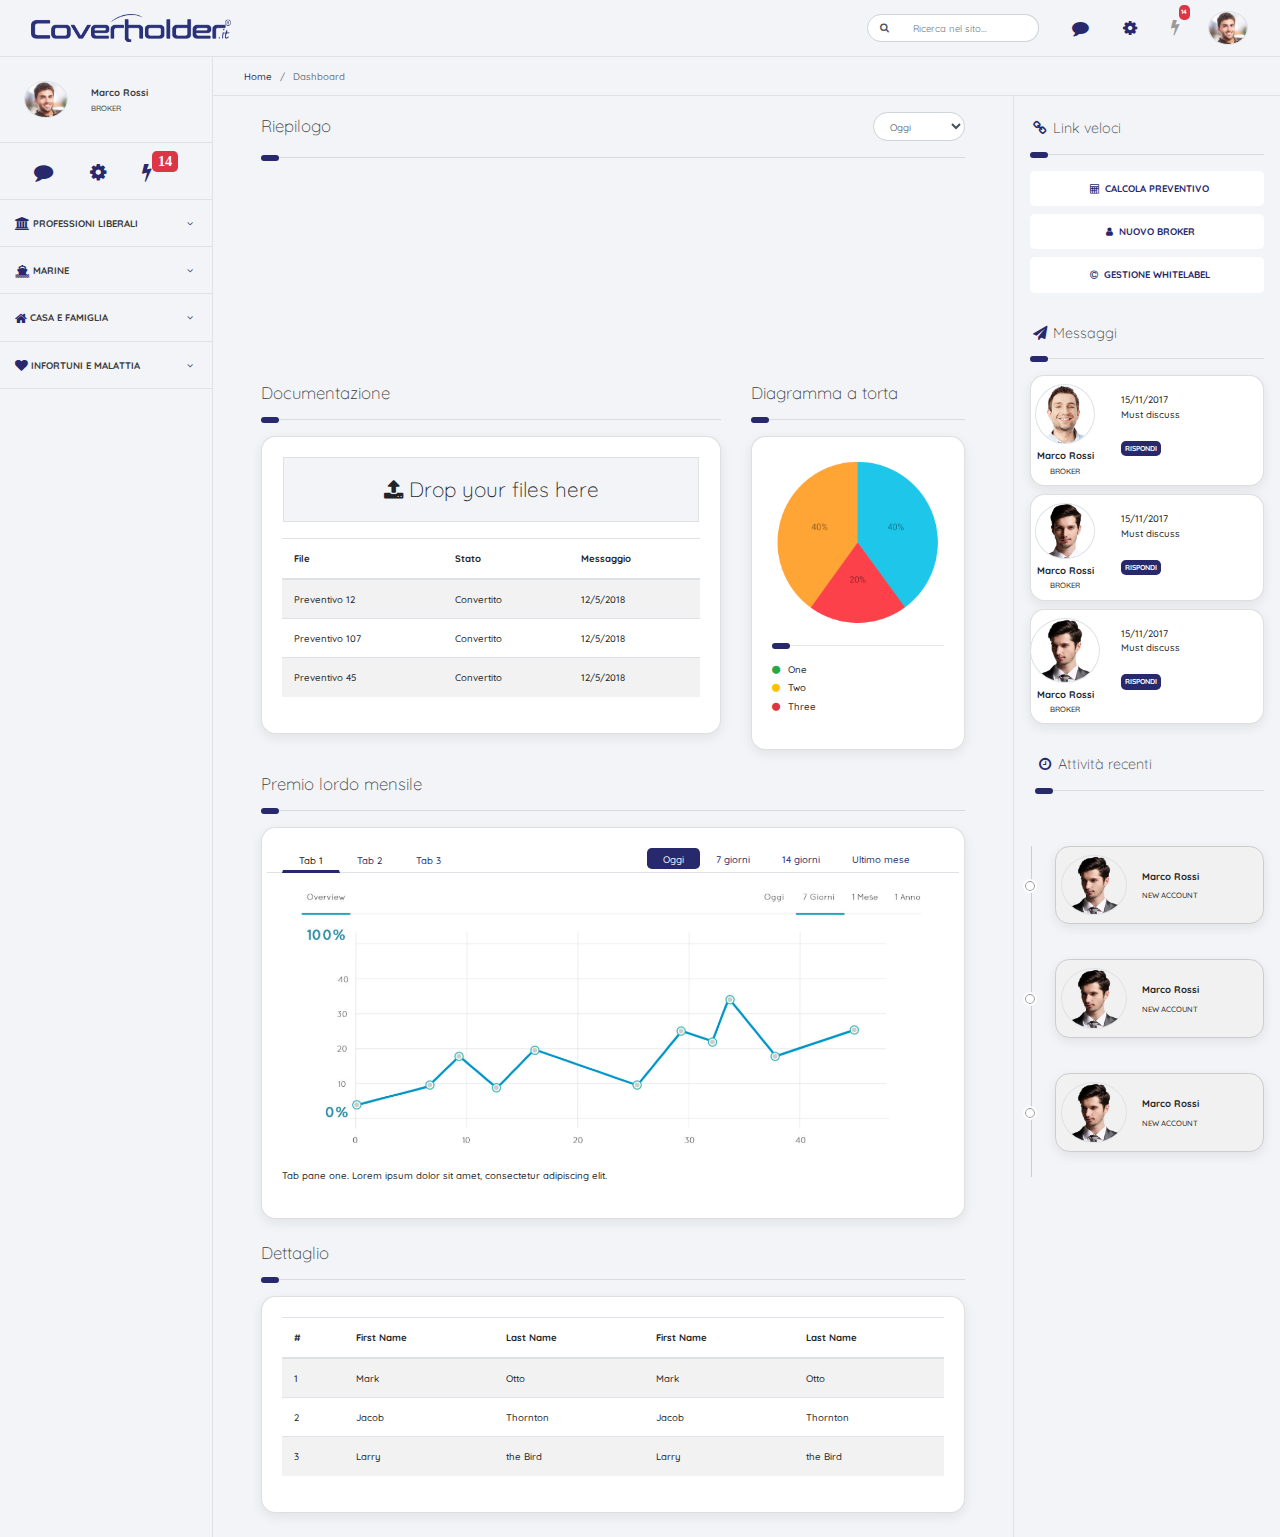
<file: index.html>
<!DOCTYPE html>
<html>

<head>
  <meta charset="utf-8">
  <meta name="viewport" content="width=device-width, initial-scale=1">
  <link rel="stylesheet" href="https://cdnjs.cloudflare.com/ajax/libs/font-awesome/4.7.0/css/font-awesome.min.css" type="text/css">
  <link rel="stylesheet" href="theme.css"> </head>

<body>
  <nav class="navbar navbar-expand-md navbar-dark border-bottom">
    <div class="container-fluid">
      <a class="navbar-brand" href="#">
        <img class="d-block img-fluid" src="assets/LogoIT.png" width="200"> </a>
      <button class="navbar-toggler navbar-toggler-right" type="button" data-toggle="collapse" data-target="#navbarSupportedContent" aria-controls="navbarSupportedContent" aria-expanded="false" aria-label="Toggle navigation">
        <span class="navbar-toggler-icon"></span>
      </button>
      <div class="collapse navbar-collapse" id="navbarSupportedContent">
        <form class="form-inline m-0 ml-auto mr-3">
          <div class="input-group">
            <div class="input-group-prepend">
              <span class="input-group-text" id="basic-addon1">
                <i class="d-block fa fa-search"></i>
              </span>
            </div>
            <input type="text" class="form-control" id="inlineFormInputGroup" placeholder="Ricerca nel sito..."> </div>
        </form>
        <a class="btn btn-link mx-2 btn-sm" data-container="#tr" data-placement="bottom" data-popover-content="#themes-right" data-toggle="popover" data-trigger="hover" id="tr">
          <i class="d-block text-primary fa fa-2x fa-comment"></i>
        </a>
        <div id="themes-right" class="pl-5 ml-3" style="display:none;">
          <div class="popover-heading">
            <p class="text-dark my-2"> </p>
            <h3>Messaggi</h3>
            <p></p>
          </div>
          <div class="popover-body">
            <div class="card riepilogo my-2">
              <div class="card-body p-2">
                <div class="row">
                  <div class="col-md-4 p-0">
                    <img class="img-fluid d-block rounded-circle border profile-img mx-auto" src="assets/team-member-1.png">
                    <p class="text-center mt-1 mb-0">
                      <b>Marco Rossi</b>
                    </p>
                    <p class="text-center m-0">
                      <small>BROKER</small>
                    </p>
                  </div>
                  <div class="col-md-8">
                    <p class="mt-2 mb-0">15/11/2017</p>
                    <p>Must discuss</p>
                    <span class="badge mt-1 p-1 badge-notification badge-secondary">RISPONDI</span>
                  </div>
                </div>
              </div>
            </div>
            <div class="card riepilogo my-2">
              <div class="card-body p-2">
                <div class="row">
                  <div class="col-md-4 p-0">
                    <img class="img-fluid d-block rounded-circle border d-flex align-self-center mx-auto" src="assets/team-member-3.png" width="60">
                    <p class="text-center mt-1 mb-0">
                      <b>Marco Rossi</b>
                    </p>
                    <p class="text-center m-0">
                      <small>BROKER</small>
                    </p>
                  </div>
                  <div class="col-md-8">
                    <p class="mt-2 mb-0">15/11/2017</p>
                    <p>Must discuss</p>
                    <span class="badge mt-1 p-1 badge-notification badge-secondary">RISPONDI</span>
                  </div>
                </div>
              </div>
            </div>
            <div class="card riepilogo">
              <div class="card-body p-2">
                <div class="row">
                  <div class="col-md-4 p-0">
                    <img class="img-fluid d-block rounded-circle border d-flex align-self-center mx-auto" src="assets/team-member-1.png" width="60">
                    <p class="text-center mt-1 mb-0">
                      <b>Marco Rossi</b>
                    </p>
                    <p class="text-center m-0">
                      <small>BROKER</small>
                    </p>
                  </div>
                  <div class="col-md-8">
                    <p class="mt-2 mb-0">15/11/2017</p>
                    <p>Must discuss</p>
                    <span class="badge mt-1 p-1 badge-notification badge-secondary">RISPONDI</span>
                  </div>
                </div>
              </div>
            </div>
          </div>
        </div>
        <a class="btn btn-link mx-2 btn-sm" data-container="#tr" data-placement="bottom" data-popover-content="#themes-right" data-toggle="popover" data-trigger="hover" id="tr">
          <i class="d-block text-primary fa fa-2x fa-cog"></i>
        </a>
        <div id="themes-right" class="pl-5 ml-3" style="display:none;">
          <div class="popover-heading">
            <p class="text-dark my-2">
              <b>Scegli un tema</b>
            </p>
          </div>
          <div class="popover-body">
            <ul class="list-unstyled ">
              <li class="p-2 bg-dark">
                <a href="#" onclick="loadTheme('theme_dark.css')" class="text-light">Dark </a>
              </li>
              <li class="p-2 bg-success">
                <a href="#" onclick="loadTheme('theme_green.css')" class="text-light">Verde </a>
              </li>
              <li class="p-2 bg-light">
                <a href="#" onclick="loadTheme('theme.css')" class="text-dark">Light </a>
              </li>
            </ul>
          </div>
        </div>
        <a class="btn btn-link mx-2 btn-sm" href="#">
          <i class="fa fa-2x fa-bolt d-inline"></i>
          <span class="badge badge-notification badge-danger float-right py-1">14</span>
        </a>
        <a class="btn btn-sm p-0">
          <img class="img-fluid d-block rounded-circle border" src="assets/user-2.jpg" width="40"> </a>
      </div>
    </div>
  </nav>
  <div>
    <div class="container-fluid">
      <div class="row">
        <div class="col-xl-2 border-right">
          <div class="row p-3 border-bottom">
            <div class="col-md-4 d-flex align-items-center col-2 p-2">
              <img class="img-fluid d-block rounded-circle border" src="assets/user-2.jpg"> </div>
            <div class="d-flex flex-column align-self-center col-10 col-md-8">
              <p class="m-0">
                <b>Marco Rossi</b>
              </p>
              <p class="m-0">
                <small>BROKER</small>
              </p>
            </div>
          </div>
          <div class="row p-3 border-bottom">
            <div class="col-md-12 d-flex p-0 justify-content-around">
              <i class="d-block text-primary fa fa-2x fa-comment mt-1" data-container="#mexl" data-placement="bottom" data-popover-content="#message-left" data-toggle="popover" data-trigger="hover" id="mexl"></i>
              <div id="message-left" class="pl-5 ml-3" style="display:none;">
                <div class="popover-heading">
                  <p class="text-dark my-2"> </p>
                  <h3>Messaggi</h3>
                  <p></p>
                </div>
                <div class="popover-body">
                  <div class="card riepilogo my-2">
                    <div class="card-body p-2">
                      <div class="row">
                        <div class="col-md-4 p-0">
                          <img class="img-fluid d-block rounded-circle border profile-img mx-auto" src="assets/team-member-1.png">
                          <p class="text-center mt-1 mb-0">
                            <b>Marco Rossi</b>
                          </p>
                          <p class="text-center m-0">
                            <small>BROKER</small>
                          </p>
                        </div>
                        <div class="col-md-8">
                          <p class="mt-2 mb-0">15/11/2017</p>
                          <p>Must discuss</p>
                          <span class="badge mt-1 p-1 badge-notification badge-secondary">RISPONDI</span>
                        </div>
                      </div>
                    </div>
                  </div>
                  <div class="card riepilogo my-2">
                    <div class="card-body p-2">
                      <div class="row">
                        <div class="col-md-4 p-0">
                          <img class="img-fluid d-block rounded-circle border d-flex align-self-center mx-auto" src="assets/team-member-3.png" width="60">
                          <p class="text-center mt-1 mb-0">
                            <b>Marco Rossi</b>
                          </p>
                          <p class="text-center m-0">
                            <small>BROKER</small>
                          </p>
                        </div>
                        <div class="col-md-8">
                          <p class="mt-2 mb-0">15/11/2017</p>
                          <p>Must discuss</p>
                          <span class="badge mt-1 p-1 badge-notification badge-secondary">RISPONDI</span>
                        </div>
                      </div>
                    </div>
                  </div>
                  <div class="card riepilogo">
                    <div class="card-body p-2">
                      <div class="row">
                        <div class="col-md-4 p-0">
                          <img class="img-fluid d-block rounded-circle border d-flex align-self-center mx-auto" src="assets/team-member-1.png" width="60">
                          <p class="text-center mt-1 mb-0">
                            <b>Marco Rossi</b>
                          </p>
                          <p class="text-center m-0">
                            <small>BROKER</small>
                          </p>
                        </div>
                        <div class="col-md-8">
                          <p class="mt-2 mb-0">15/11/2017</p>
                          <p>Must discuss</p>
                          <span class="badge mt-1 p-1 badge-notification badge-secondary">RISPONDI</span>
                        </div>
                      </div>
                    </div>
                  </div>
                </div>
              </div>
              <i class="d-block text-primary fa fa-2x fa-cog mt-1" data-container="#tl" data-placement="bottom" data-popover-content="#themes-left" data-toggle="popover" data-trigger="hover" id="tl"></i>
              <div id="themes-left" class="pl-5 ml-3" style="display:none;">
                <div class="popover-heading">
                  <p class="text-dark my-2"> </p>
                  <h3>Scegli un tema</h3>
                  <p></p>
                </div>
                <div class="popover-body">
                  <ul class="list-unstyled ">
                    <li class="p-2 bg-light">
                      <a href="#" onclick="loadTheme('theme.css')" class="text-dark">Light </a>
                    </li>
                    <li class="p-2 bg-medium">
                      <a href="#" onclick="loadTheme('theme_green.css')" class="text-light">Medium </a>
                    </li>
                    <li class="p-2 bg-dark">
                      <a href="#" onclick="loadTheme('theme_dark.css')" class="text-light">Dark </a>
                    </li>
                  </ul>
                </div>
              </div>
              <i class="d-block text-primary fa fa-2x fa-bolt d-inline mt-1" data-container="#notl" data-placement="bottom" data-popover-content="#notification-left" data-toggle="popover" data-trigger="hover" id="notl">
                <span class="badge badge-notification badge-danger float-right">14</span>
              </i>
              <div id="notification-left" class="pl-5 ml-3" style="display:none;">
                <div class="popover-heading">
                  <p class="text-dark my-2"> </p>
                  <h3>Notifiche</h3>
                  <p></p>
                </div>
                <div class="popover-body">
                  <div class="card riepilogo my-2">
                    <div class="card-body p-2">
                      <div class="row">
                        <div class="col-md-4 p-0">
                          <img class="img-fluid d-block rounded-circle border profile-img mx-auto" src="assets/team-member-1.png">
                          <p class="text-center mt-1 mb-0">
                            <b>Marco Rossi</b>
                          </p>
                          <p class="text-center m-0">
                            <small>BROKER</small>
                          </p>
                        </div>
                        <div class="col-md-8">
                          <p class="mt-2 mb-0">15/11/2017</p>
                          <p>Must discuss</p>
                          <span class="badge mt-1 p-1 badge-notification badge-secondary">RISPONDI</span>
                        </div>
                      </div>
                    </div>
                  </div>
                  <div class="card riepilogo my-2">
                    <div class="card-body p-2">
                      <div class="row">
                        <div class="col-md-4 p-0">
                          <img class="img-fluid d-block rounded-circle border d-flex align-self-center mx-auto" src="assets/team-member-3.png" width="60">
                          <p class="text-center mt-1 mb-0">
                            <b>Marco Rossi</b>
                          </p>
                          <p class="text-center m-0">
                            <small>BROKER</small>
                          </p>
                        </div>
                        <div class="col-md-8">
                          <p class="mt-2 mb-0">15/11/2017</p>
                          <p>Must discuss</p>
                          <span class="badge mt-1 p-1 badge-notification badge-secondary">RISPONDI</span>
                        </div>
                      </div>
                    </div>
                  </div>
                  <div class="card riepilogo">
                    <div class="card-body p-2">
                      <div class="row">
                        <div class="col-md-4 p-0">
                          <img class="img-fluid d-block rounded-circle border d-flex align-self-center mx-auto" src="assets/team-member-1.png" width="60">
                          <p class="text-center mt-1 mb-0">
                            <b>Marco Rossi</b>
                          </p>
                          <p class="text-center m-0">
                            <small>BROKER</small>
                          </p>
                        </div>
                        <div class="col-md-8">
                          <p class="mt-2 mb-0">15/11/2017</p>
                          <p>Must discuss</p>
                          <span class="badge mt-1 p-1 badge-notification badge-secondary">RISPONDI</span>
                        </div>
                      </div>
                    </div>
                  </div>
                </div>
              </div>
            </div>
          </div>
          <a data-popover-content="#professioni" data-toggle="popover" data-container="#prof" id="prof" data-placement="right" data-trigger="hover">
            <div class="row border-bottom p-0">
              <div class="col-md-12 right-panel">
                <p class="my-3">
                  <i class="fa d-inline fa-university fa-lg"></i>
                  <b> PROFESSIONI LIBERALI</b>
                  <i class="fa d-inline fa-angle-down px-1 float-right"></i>
                </p>
                <div id="professioni" class="pl-5 ml-3" style="display:none;">
                  <div class="popover-heading">
                    <p class="text-dark my-2">
                      <i class="fa d-inline fa-university text-primary fa-lg"></i>
                      <b> PROFESSIONI LIBERALI</b>
                    </p>
                  </div>
                  <div class="popover-body">
                    <div class="row">
                      <div class="col-md-6">
                        <ul class="list-unstyled ">
                          <li class="my-3">
                            <b>Consulenti del lavoro</b>
                          </li>
                          <li class="my-3">
                            <b>Avvocati (Conv. cassa forense)</b>
                          </li>
                          <li class="my-3">
                            <b>Avvocati</b>
                          </li>
                        </ul>
                      </div>
                      <div class="col-md-6">
                        <ul class="list-unstyled ">
                          <li class="my-3">
                            <b>Consulenti del lavoro</b>
                          </li>
                          <li class="my-3">
                            <b>Avvocati (Conv. cassa forense)</b>
                          </li>
                          <li class="my-3">
                            <b>Avvocati</b>
                          </li>
                        </ul>
                      </div>
                    </div>
                  </div>
                </div>
              </div>
            </div>
          </a>
          <a data-popover-content="#marine" data-toggle="popover" data-placement="right" data-trigger="hover" data-container="#mar" id="mar">
            <div class="row border-bottom p-0">
              <div class="col-md-12 right-panel">
                <p class="my-3">
                  <i class="fa d-inline fa-ship fa-lg"></i>
                  <b> MARINE</b>
                  <i class="fa d-inline fa-angle-down px-1 float-right"></i>
                </p>
                <div id="marine" class="pl-5 ml-3" style="display:none;">
                  <div class="popover-heading">
                    <p class="text-dark my-2">
                      <i class="fa d-inline fa-ship text-primary fa-lg"></i>
                      <b> MARINE</b>
                    </p>
                  </div>
                  <div class="popover-body">
                    <ul class="list-unstyled">
                      <li class="my-3">
                        <b>Yacht</b>
                      </li>
                      <li class="my-3">
                        <b>Barche</b>
                      </li>
                      <li class="my-3">
                        <b>Navi</b>
                      </li>
                    </ul>
                  </div>
                </div>
              </div>
            </div>
          </a>
          <a data-popover-content="#casa" data-toggle="popover" data-placement="right" data-trigger="hover" data-container="#cas" id="cas">
            <div class="row border-bottom p-0">
              <div class="col-md-12 right-panel">
                <p class="my-3">
                  <i class="fa d-inline fa-home fa-lg"></i>
                  <b> CASA E FAMIGLIA</b>
                  <i class="fa d-inline fa-angle-down px-1 float-right"></i>
                </p>
                <div id="casa" class="pl-5 ml-3" style="display:none;">
                  <div class="popover-heading">
                    <p class="text-dark my-2">
                      <i class="fa d-inline fa-home text-primary fa-lg"></i>
                      <b> CASA E FAMIGLIA</b>
                    </p>
                  </div>
                  <div class="popover-body">
                    <ul class="list-unstyled ">
                      <li class="my-3">
                        <b>Incendio</b>
                      </li>
                      <li class="my-3">
                        <b>Furto</b>
                      </li>
                      <li class="my-3">
                        <b>Allagamento</b>
                      </li>
                    </ul>
                  </div>
                </div>
              </div>
            </div>
          </a>
          <a data-popover-content="#infortuni" data-toggle="popover" data-placement="right" data-trigger="hover" data-container="#inf" id="inf">
            <div class="row border-bottom p-0">
              <div class="col-md-12 right-panel">
                <p class="my-3">
                  <i class="fa d-inline fa-heart fa-lg"></i>
                  <b> INFORTUNI E MALATTIA</b>
                  <i class="fa d-inline fa-angle-down px-1 float-right"></i>
                </p>
                <div id="infortuni" class="pl-5 ml-3" style="display:none;">
                  <div class="popover-heading">
                    <p class="text-dark my-2">
                      <i class="fa d-inline fa-heart text-primary fa-lg"></i>
                      <b> INFORTUNI E MALATTIA</b>
                    </p>
                  </div>
                  <div class="popover-body">
                    <ul class="list-unstyled ">
                      <li class="my-3">
                        <b>Infortuni</b>
                      </li>
                      <li class="my-3">
                        <b>Infortuni</b>
                      </li>
                      <li class="my-3">
                        <b>Infortuni</b>
                      </li>
                    </ul>
                  </div>
                </div>
              </div>
            </div>
          </a>
        </div>
        <div class="col">
          <div class="row border-bottom">
            <div class="col-md-12">
              <ul class="breadcrumb m-0">
                <li class="breadcrumb-item">
                  <a href="#">Home</a>
                </li>
                <li class="breadcrumb-item active">Dashboard</li>
              </ul>
            </div>
          </div>
          <div class="row">
            <div class="col px-5">
              <div class="row my-3">
                <div class="col-10 align-items-center d-flex">
                  <h3 class="m-0">Riepilogo</h3>
                </div>
                <div class="col-2">
                  <form class="m-0">
                    <div class="form-group m-0">
                      <select class="form-control">
                        <option value="Oggi">Oggi</option>
                        <option value="Ultima settimana">Ultima settimana</option>
                        <option value="Ultimo mese">Ultimo mese</option>
                      </select>
                    </div>
                  </form>
                </div>
              </div>
              <hr class="mb-0">
              <div class="row mb-4">
                <div class="col-md-4 p-3">
                  <div class="card riepilogo animated animatedFadeInUp fadeInUp">
                    <div class="card-body">
                      <p class="lead m-0">Totale preventivi salvati</p>
                      <div class="row">
                        <div class="col-md-12 d-flex align-items-center">
                          <h1 class="display-4 m-0">58</h1>
                          <p class="mx-3 my-0 text-success">12%
                            <i class="fa fa-caret-up d-inline"></i>
                          </p>
                        </div>
                      </div>
                    </div>
                  </div>
                </div>
                <div class="col-md-4 p-3">
                  <div class="card border riepilogo animated animatedFadeInUp fadeInUp">
                    <div class="card-body">
                      <p class="lead m-0">Totale certificati emessi</p>
                      <div class="row">
                        <div class="col-md-12 d-flex align-items-center">
                          <h1 class="display-4 m-0">47</h1>
                          <p class="mx-3 my-0  text-danger">27%
                            <i class="fa fa-caret-down d-inline"></i>
                          </p>
                        </div>
                      </div>
                      <div class="row"> </div>
                    </div>
                  </div>
                </div>
                <div class="col-md-4 p-3">
                  <div class="card riepilogo animated animatedFadeInUp fadeInUp">
                    <div class="card-body">
                      <p class="lead m-0">Totale premi lordi</p>
                      <div class="col-md-12 d-flex align-items-center">
                        <h1 class="display-4 m-0">€ 2.500</h1>
                        <p class="mx-3 my-0  text-danger">52%
                          <i class="fa fa-caret-up d-inline"></i>
                        </p>
                      </div>
                    </div>
                  </div>
                </div>
              </div>
              <div class="row my-4">
                <div class="col-md-8">
                  <h3 class="mb-3">Documentazione</h3>
                  <hr>
                  <div class="card">
                    <div class="card-body">
                      <div class="row mb-3 px-3">
                        <div class="col-md-12 align-items-center d-flex justify-content-center p-3 border bg-light">
                          <p class="m-0 lead text-center">
                            <i class="fa fa-upload d-inline"></i> Drop your files here</p>
                        </div>
                      </div>
                      <table class="table table-striped table-hover">
                        <thead>
                          <tr>
                            <th>File</th>
                            <th>Stato</th>
                            <th>Messaggio</th>
                          </tr>
                        </thead>
                        <tbody>
                          <tr>
                            <td>Preventivo 12</td>
                            <td>Convertito</td>
                            <td>12/5/2018</td>
                          </tr>
                          <tr>
                            <td>Preventivo 107</td>
                            <td>Convertito</td>
                            <td>12/5/2018</td>
                          </tr>
                          <tr>
                            <td>Preventivo 45</td>
                            <td>Convertito</td>
                            <td>12/5/2018</td>
                          </tr>
                        </tbody>
                      </table>
                    </div>
                  </div>
                </div>
                <div class="col-md-4">
                  <h3 class="mb-3">Diagramma a torta</h3>
                  <hr>
                  <div class="card">
                    <div class="card-body">
                      <img class="img-fluid d-block" src="assets/pie.png">
                      <hr>
                      <ul class="list-unstyled">
                        <li class="my-1">
                          <i class="fa fa-circle d-inline mr-2 text-success"></i>One</li>
                        <li class="my-1">
                          <i class="fa fa-circle d-inline mr-2 text-warning"></i>Two</li>
                        <li class="my-1">
                          <i class="fa fa-circle d-inline mr-2 text-danger"></i>Three</li>
                      </ul>
                    </div>
                  </div>
                </div>
              </div>
              <div class="row my-4">
                <div class="col-md-12">
                  <h3 class="mb-3">Premio lordo mensile</h3>
                  <hr>
                  <div class="card">
                    <div class="card-body">
                      <div class="row">
                        <div class="col-md-6 box-border">
                          <ul class="nav nav-tabs">
                            <li class="nav-item">
                              <a class="active nav-link" href="" data-target="#tabone" data-toggle="tab">Tab 1</a>
                            </li>
                            <li class="nav-item">
                              <a href="" class="nav-link" data-target="#tabtwo" data-toggle="tab">Tab 2</a>
                            </li>
                            <li class="nav-item">
                              <a href="" class="nav-link" data-toggle="tab" data-target="#tabthree">Tab 3</a>
                            </li>
                          </ul>
                        </div>
                        <div class="col-md-6 box-border text-center d-flex justify-content-center">
                          <ul class="nav nav-pills">
                            <li class="nav-item">
                              <a href="#" class="active nav-link" contenteditable="true"> Oggi</a>
                            </li>
                            <li class="nav-item">
                              <a href="#" class="nav-link">7 giorni</a>
                            </li>
                            <li class="nav-item">
                              <a href="#" class="nav-link">14 giorni</a>
                            </li>
                            <li class="nav-item">
                              <a class="nav-link" href="#">Ultimo mese</a>
                            </li>
                          </ul>
                        </div>
                      </div>
                      <div class="tab-content mt-2">
                        <div class="tab-pane fade show active" id="tabone" role="tabpanel">
                          <img class="img-fluid d-block rounded" src="assets/grafico.jpg">
                          <p>Tab pane one. Lorem ipsum dolor sit amet, consectetur adipiscing elit.</p>
                        </div>
                        <div class="tab-pane fade" id="tabtwo" role="tabpanel">
                          <img class="img-fluid d-block rounded" src="assets/grafico2.png">
                          <p>Tab pane two. Lorem ipsum dolor sit amet, consectetur adipiscing elit.</p>
                        </div>
                        <div class="tab-pane fade" id="tabthree" role="tabpanel">
                          <img class="img-fluid d-block rounded" src="assets/grafico.jpg">
                          <p>Tab pane three. Lorem ipsum dolor sit amet, consectetur adipiscing elit.</p>
                        </div>
                      </div>
                    </div>
                  </div>
                </div>
              </div>
              <div class="row my-4">
                <div class="col-md-12">
                  <h3 class="mb-3">Dettaglio</h3>
                  <hr>
                  <div class="card">
                    <div class="card-body">
                      <table class="table table-striped">
                        <thead>
                          <tr>
                            <th>#</th>
                            <th>First Name</th>
                            <th>Last Name</th>
                            <th>First Name</th>
                            <th>Last Name</th>
                          </tr>
                        </thead>
                        <tbody>
                          <tr>
                            <td>1</td>
                            <td>Mark</td>
                            <td>Otto</td>
                            <td>Mark</td>
                            <td>Otto</td>
                          </tr>
                          <tr>
                            <td>2</td>
                            <td>Jacob</td>
                            <td>Thornton</td>
                            <td>Jacob</td>
                            <td>Thornton</td>
                          </tr>
                          <tr>
                            <td>3</td>
                            <td>Larry</td>
                            <td>the Bird</td>
                            <td>Larry</td>
                            <td>the Bird</td>
                          </tr>
                        </tbody>
                      </table>
                    </div>
                  </div>
                </div>
              </div>
            </div>
            <div class="col-md-3 d-none d-lg-block border-left px-3">
              <div class="row my-4 quick-links">
                <div class="col-md-12">
                  <h4>
                    <i class="fa fa-fw fa-link text-primary"></i>&nbsp;Link veloci</h4>
                  <hr>
                  
                  <a href="#" id="calcola-preventivo" class="btn text-uppercase btn-block my-2 twoToneButton"> <i class="fa fa-fw fa-calculator mx-1"></i>calcola preventivo</a>
                  <a href="#" id="nuovo-broker" class="btn text-uppercase btn-block my-2 twoToneButton"> <i class="fa fa-user fa-fw mx-1"></i>nuovo broker</a>
                  <a href="#" id="gestione-whitelabel" class="btn text-uppercase btn-block my-2 twoToneButton"> <i class="fa fa-fw fa-copyright mx-1"></i>gestione whitelabel</a>
                  
                </div>
              </div>
              <div class="row my-4">
                <div class="col-md-12">
                  <h4>
                    <i class="fa fa-fw fa-paper-plane  text-primary"></i>&nbsp;Messaggi</h4>
                  <hr>
                  <div class="card my-2">
                    <div class="card-body p-2">
                      <div class="row">
                        <div class="col-md-4 p-0">
                          <img class="img-fluid d-block rounded-circle border profile-img mx-auto" src="assets/team-member-1.png">
                          <p class="text-center mt-1 mb-0">
                            <b>Marco Rossi</b>
                          </p>
                          <p class="text-center m-0">
                            <small>BROKER</small>
                          </p>
                        </div>
                        <div class="col-md-8">
                          <p class="mt-2 mb-0">15/11/2017</p>
                          <p>Must discuss</p>
                          <span class="badge mt-1 p-1 badge-notification badge-secondary">RISPONDI</span>
                        </div>
                      </div>
                    </div>
                  </div>
                  <div class="card">
                    <div class="card-body p-2">
                      <div class="row">
                        <div class="col-md-4 p-0">
                          <img class="img-fluid d-block rounded-circle border d-flex align-self-center mx-auto" src="assets/team-member-2.png" width="60">
                          <p class="text-center mt-1 mb-0">
                            <b>Marco Rossi</b>
                          </p>
                          <p class="text-center m-0">
                            <small>BROKER</small>
                          </p>
                        </div>
                        <div class="col-md-8">
                          <p class="mt-2 mb-0">15/11/2017</p>
                          <p>Must discuss</p>
                          <span class="badge mt-1 p-1 badge-notification badge-secondary">RISPONDI</span>
                        </div>
                      </div>
                    </div>
                  </div>
                  <div class="card my-2">
                    <div class="card-body p-2">
                      <div class="row">
                        <div class="col-md-4 p-0">
                          <img class="img-fluid d-block rounded-circle border mx-auto" src="assets/team-member-3.png" width="70">
                          <p class="text-center mt-1 mb-0">
                            <b>Marco Rossi</b>
                          </p>
                          <p class="text-center m-0">
                            <small>BROKER</small>
                          </p>
                        </div>
                        <div class="col-md-8">
                          <p class="mt-2 mb-0">15/11/2017</p>
                          <p>Must discuss</p>
                          <span class="badge mt-1 p-1 badge-notification badge-secondary">RISPONDI</span>
                        </div>
                      </div>
                    </div>
                  </div>
                </div>
              </div>
              <div class="row my-4">
                <div class="col-md-12 timeline">
                  <h4>
                    <i class="fa fa-fw fa-clock-o text-primary"></i>&nbsp;Attività recenti</h4>
                  <hr> </div>
              </div>
              <div class="row my-4">
                <div class="col-md-12 timeline">
                  <ul>
                    <li>
                      <div class="card p-0">
                        <div class="card-body py-2">
                          <div class="row">
                            <div class="col-md-4 p-0">
                              <img class="img-fluid d-block rounded-circle border" src="assets/team-member-3.png"> </div>
                            <div class="col-md-8 d-flex flex-column align-self-center">
                              <p class="mb-1">
                                <b>Marco Rossi</b>
                              </p>
                              <p class="m-0 text-uppercase">
                                <small>New account</small>
                              </p>
                            </div>
                          </div>
                        </div>
                      </div>
                    </li>
                    <li>
                      <div class="card p-0">
                        <div class="card-body py-2">
                          <div class="row">
                            <div class="col-md-4 p-0">
                              <img class="img-fluid d-block rounded-circle border" src="assets/team-member-3.png"> </div>
                            <div class="col-md-8 d-flex flex-column align-self-center">
                              <p class="mb-1">
                                <b>Marco Rossi</b>
                              </p>
                              <p class="m-0 text-uppercase">
                                <small>New account</small>
                              </p>
                            </div>
                          </div>
                        </div>
                      </div>
                    </li>
                    <li>
                      <div class="card p-0">
                        <div class="card-body py-2">
                          <div class="row">
                            <div class="col-md-4 p-0">
                              <img class="img-fluid d-block rounded-circle border" src="assets/team-member-3.png"> </div>
                            <div class="col-md-8 d-flex flex-column align-self-center">
                              <p class="mb-1">
                                <b>Marco Rossi</b>
                              </p>
                              <p class="m-0 text-uppercase">
                                <small>New account</small>
                              </p>
                            </div>
                          </div>
                        </div>
                      </div>
                    </li>
                  </ul>
                </div>
              </div>
            </div>
          </div>
        </div>
      </div>
    </div>
  </div>
  <script src="https://ajax.googleapis.com/ajax/libs/jquery/3.3.1/jquery.min.js"></script>

  <script src="https://cdnjs.cloudflare.com/ajax/libs/popper.js/1.12.9/umd/popper.min.js" integrity="sha384-ApNbgh9B+Y1QKtv3Rn7W3mgPxhU9K/ScQsAP7hUibX39j7fakFPskvXusvfa0b4Q"
    crossorigin="anonymous"></script>
  <script src="https://maxcdn.bootstrapcdn.com/bootstrap/4.0.0/js/bootstrap.min.js" integrity="sha384-JZR6Spejh4U02d8jOt6vLEHfe/JQGiRRSQQxSfFWpi1MquVdAyjUar5+76PVCmYl"
    crossorigin="anonymous"></script>
  <script>
    $(document).ready(function () {
      /*setTimeout(function(){
        $('body').toggleClass('loaded');
      }, 800);*/
      setTimeout(function () {
        $(".to-be-animated").addClass("animated fadeInUp");
      }, 0);

      $(function () {
        $("[data-toggle=popover]").popover({
          html: true,
          content: function () {
            var content = $(this).attr("data-popover-content");
            return $(content).children(".popover-body").html();
          },
          title: function () {
            var title = $(this).attr("data-popover-content");
            return $(title).children(".popover-heading").html();
          }
        })

        window.loadTheme = function (url) {
          $("head link[rel='stylesheet']").last().attr("href", url)
        }

      });





      var twoToneButton = document.querySelector('.twoToneButton');
      var calcolaPreventivo = document.querySelector('#calcola-preventivo');
      var nuovoBroker = document.querySelector('#nuovo-broker');
      var gestioneWhitelabel = document.querySelector('#gestione-whitelabel');
      calcolaPreventivo.addEventListener("click", function () {
        calcolaPreventivo.innerHTML = "OPERAZIONE IN CORSO";
        calcolaPreventivo.classList.add('spinning');

        setTimeout(
          function () {
            calcolaPreventivo.classList.remove('spinning');
            calcolaPreventivo.innerHTML = " CALCOLA PREVENTIVO";

          }, 6000);
      }, false);

     nuovoBroker.addEventListener("click", function () {
        nuovoBroker.innerHTML = " OPERAZIONE IN CORSO";
        nuovoBroker.classList.add('spinning');

        setTimeout(
          function () {
            nuovoBroker.classList.remove('spinning');
            nuovoBroker.innerHTML = " NUOVO BROKER";

          }, 6000);
      }, false);

     gestioneWhitelabel.addEventListener("click", function () {
        gestioneWhitelabel.innerHTML = "OPERAZIONE IN CORSO";
        gestioneWhitelabel.classList.add('spinning');

        setTimeout(
          function () {
            gestioneWhitelabel.classList.remove('spinning');
            gestioneWhitelabel.innerHTML = "GESTIONE WHITELABEL";

          }, 6000);
      }, false);

    });



  </script>
</body>
</html>
</file>
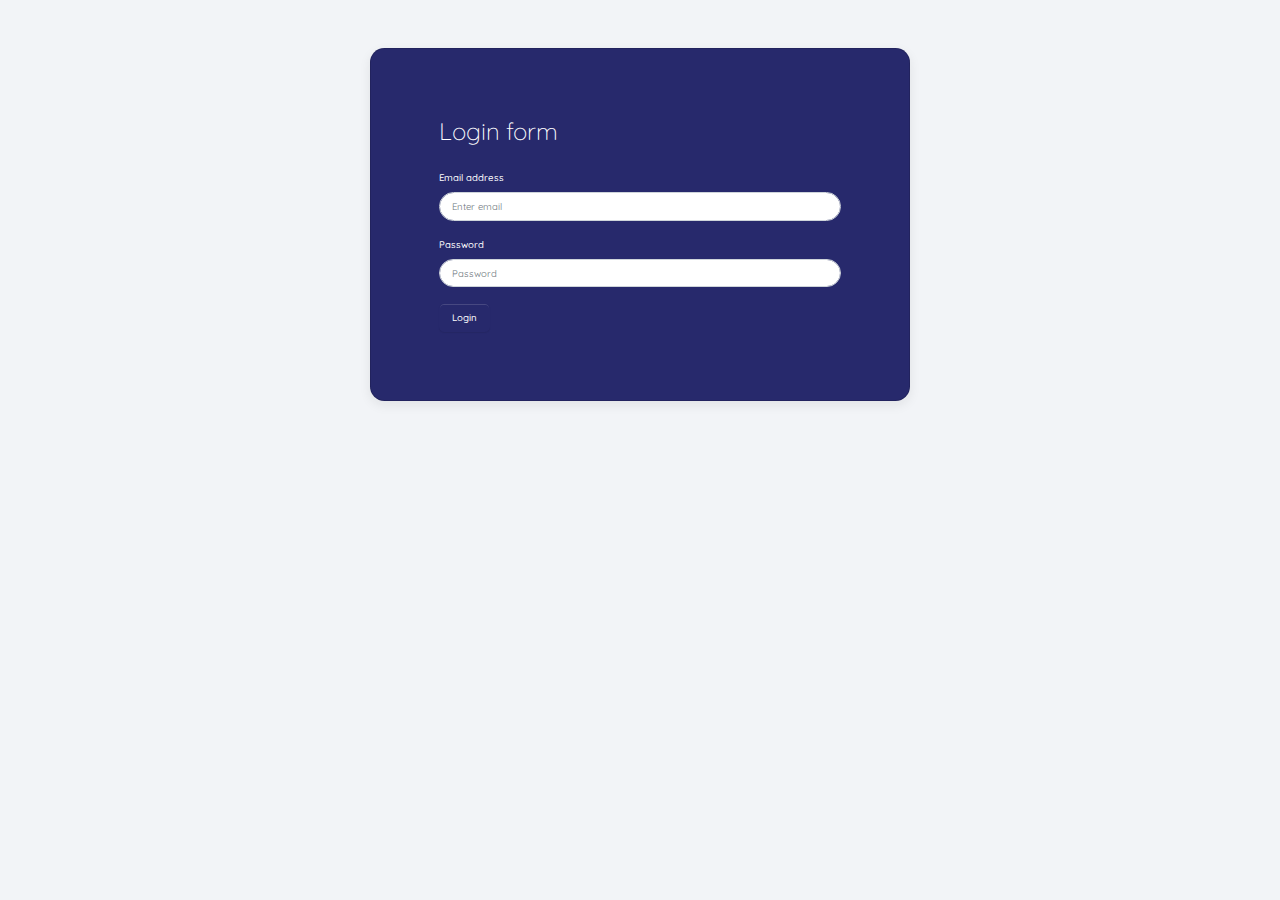
<file: login-form.html>
<!DOCTYPE html>
<html>

<head>
  <meta charset="utf-8">
  <meta name="viewport" content="width=device-width, initial-scale=1">
  <link rel="stylesheet" href="https://cdnjs.cloudflare.com/ajax/libs/font-awesome/4.7.0/css/font-awesome.min.css" type="text/css">
  <link rel="stylesheet" href="theme.css"> 
 </head>

<body>
  <div class="py-5">
    <div class="container">
      <div class="row">
        <div class="col-md-3"> </div>
        <div class="col-md-6">
          <div class="card text-white p-5 bg-primary">
            <div class="card-body">
              <h1 class="mb-4">Login form</h1>
              <form action="https://formspree.io/YOUREMAILHERE">
                <div class="form-group"> <label>Email address</label>
                  <input type="email" class="form-control" placeholder="Enter email"> </div>
                <div class="form-group"> <label>Password</label>
                  <input type="password" class="form-control" placeholder="Password"> </div>
                <button type="submit" class="btn btn-secondary">Login</button>
              </form>
            </div>
          </div>
        </div>
      </div>
    </div>
  </div>
  <script src="https://code.jquery.com/jquery-3.2.1.slim.min.js" integrity="sha384-KJ3o2DKtIkvYIK3UENzmM7KCkRr/rE9/Qpg6aAZGJwFDMVNA/GpGFF93hXpG5KkN" crossorigin="anonymous"></script>
  <script src="https://cdnjs.cloudflare.com/ajax/libs/popper.js/1.12.9/umd/popper.min.js" integrity="sha384-ApNbgh9B+Y1QKtv3Rn7W3mgPxhU9K/ScQsAP7hUibX39j7fakFPskvXusvfa0b4Q" crossorigin="anonymous"></script>
  <script src="https://maxcdn.bootstrapcdn.com/bootstrap/4.0.0/js/bootstrap.min.js" integrity="sha384-JZR6Spejh4U02d8jOt6vLEHfe/JQGiRRSQQxSfFWpi1MquVdAyjUar5+76PVCmYl" crossorigin="anonymous"></script>
</body>

</html>
</file>
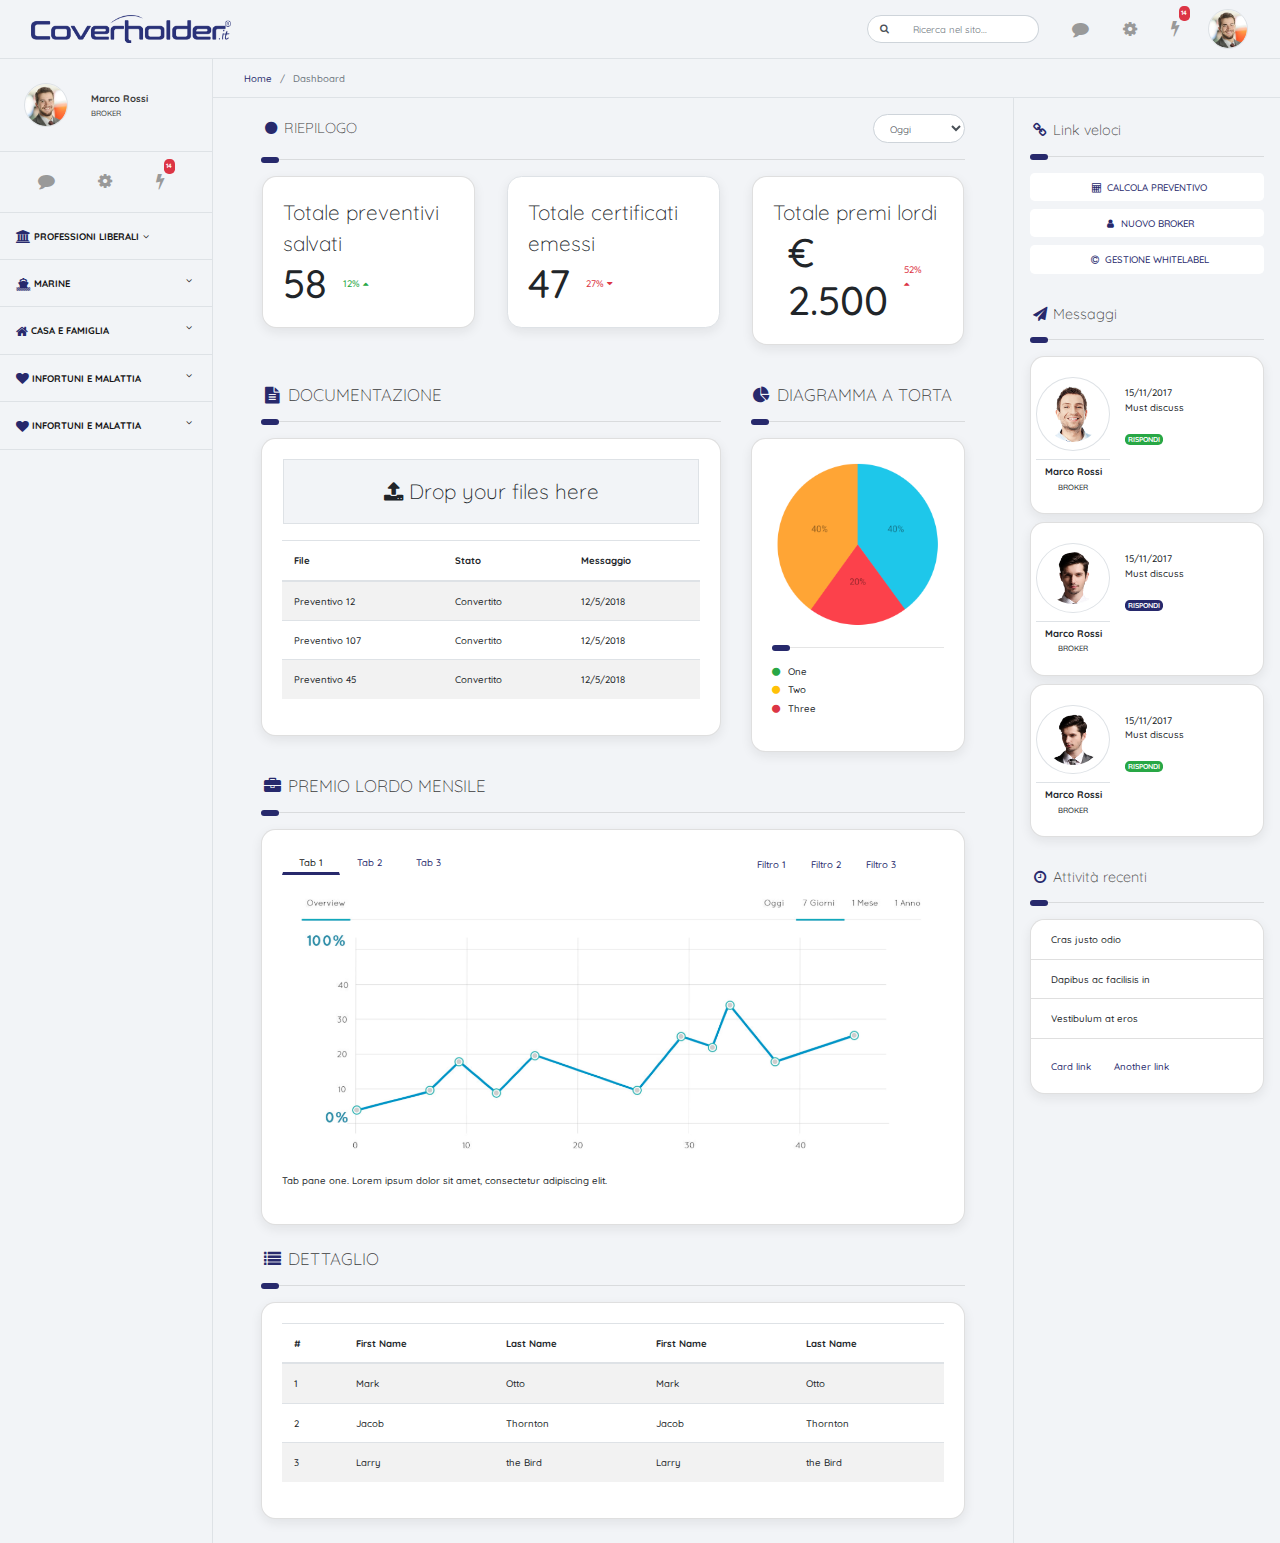
<file: old-index-con-icone.html>
<!DOCTYPE html>
<html>

<head>
  <meta charset="utf-8">
  <meta name="viewport" content="width=device-width, initial-scale=1">
  <link rel="stylesheet" href="https://cdnjs.cloudflare.com/ajax/libs/font-awesome/4.7.0/css/font-awesome.min.css" type="text/css">
  <link rel="stylesheet" href="theme.css"> </head>

<body>
  <nav class="navbar navbar-expand-md navbar-dark border-bottom">
    <div class="container-fluid">
      <a class="navbar-brand" href="#">
        <img class="d-block img-fluid" src="assets/LogoIT.png" width="200"> </a>
      <button class="navbar-toggler navbar-toggler-right" type="button" data-toggle="collapse" data-target="#navbarSupportedContent" aria-controls="navbarSupportedContent" aria-expanded="false" aria-label="Toggle navigation"> <span class="navbar-toggler-icon"></span> </button>
      <div class="collapse navbar-collapse" id="navbarSupportedContent">
        <form class="form-inline m-0 ml-auto mr-3">
          <div class="input-group">
            <div class="input-group-prepend"><span class="input-group-text" id="basic-addon1"><i class="d-block fa fa-search"></i></span></div>
            <input type="text" class="form-control" id="inlineFormInputGroup" placeholder="Ricerca nel sito..."> </div>
        </form>
        <a class="btn btn-link mx-2 btn-sm" href="#"><i class="d-block fa fa-2x fa-comment"></i></a>
        <a class="btn btn-link mx-2 btn-sm" href="#"><i class="d-block  fa fa-2x fa-cog"></i></a>
        <a class="btn btn-link mx-2 btn-sm" href="#"><i class="fa fa-2x fa-bolt d-inline"></i><span class="badge badge-notification badge-danger float-right py-1">14</span></a>
        <a class="btn btn-sm p-0">
          <img class="img-fluid d-block rounded-circle border" src="assets/User.png" width="40"> </a>
      </div>
    </div>
  </nav>
  <div>
    <div class="container-fluid">
      <div class="row">
        <div class="col-xl-2 border-right">
          <div class="row p-3 border-bottom">
            <div class="col-md-4 d-flex align-items-center col-2 p-2">
              <img class="img-fluid d-block rounded-circle border" src="assets/User.png"> </div>
            <div class="d-flex flex-column align-self-center col-10 col-md-8">
              <p class="m-0"><b>Marco Rossi</b></p>
              <p class="m-0"><small>BROKER</small></p>
            </div>
          </div>
          <div class="row p-3 border-bottom">
            <div class="col-md-12 d-flex p-0 justify-content-around">
              <a class="btn btn-link mx-2 btn-sm" href="#"><i class="d-block fa fa-2x fa-comment"></i></a>
              <a class="btn btn-link mx-2 btn-sm" href="#"><i class="d-block  fa fa-2x fa-cog"></i></a>
              <a class="btn btn-link mx-2 btn-sm" href="#"><i class="fa fa-2x fa-bolt d-inline"></i><span class="badge badge-notification badge-danger float-right py-1">14</span></a>
            </div>
          </div>
          <div class="row border-bottom">
            <div class="col-md-12 p-0">
              <a data-toggle="collapse" href="#collapseExample">
                <p class="text-dark m-3"><i class="fa d-inline fa-university text-primary fa-lg"></i><b class=""> PROFESSIONI LIBERALI</b><i class="fa d-inline fa-angle-down px-1 arrow-box"></i></p>
              </a>
              <ul class="list-unstyled pl-4 collapse" id="collapseExample">
                <li class=""><b>Commercialisti</b></li>
                <li class="my-2"><b>Consulenti del lavoro</b></li>
                <li class="my-2"><b>Avvocati (Conv. cassa forense)</b></li>
                <li><b>Avvocati</b></li>
              </ul>
            </div>
          </div>
          <div class="row border-bottom">
            <div class="col-md-12 p-0">
              <a data-toggle="collapse" href="#collapseExample2">
                <p class="text-dark m-3"><i class="fa d-inline fa-ship text-primary fa-lg"></i><b class=""> MARINE</b><i class="fa d-inline fa-angle-down px-1 float-right arrow-box arrow-box"></i></p>
              </a>
              <ul class="list-unstyled pl-4 collapse" id="collapseExample2">
                <li class=""><b>Yacht</b></li>
              </ul>
            </div>
          </div>
          <div class="row border-bottom">
            <div class="col-md-12 p-0">
              <a data-toggle="collapse" href="#collapseExample3">
                <p class="text-dark m-3"><i class="fa d-inline fa-home text-primary fa-lg"></i><b class=""> CASA E FAMIGLIA</b><i class="fa d-inline fa-angle-down px-1 float-right arrow-box"></i></p>
              </a>
              <ul class="list-unstyled pl-4 collapse" id="collapseExample3">
                <li class=""><b>Incendio</b></li>
              </ul>
            </div>
          </div>
          <div class="row border-bottom p-0">
            <div class="col-md-12 p-0">
              <a data-toggle="collapse" href="#collapseExample4">
                <p class="text-dark m-3"><i class="fa d-inline fa-heart text-primary fa-lg"></i><b class=""> INFORTUNI E MALATTIA</b><i class="fa d-inline fa-angle-down px-1 float-right arrow-box"></i></p>
              </a>
              <ul class="list-unstyled pl-4 collapse" id="collapseExample4">
                <li class=""><b>Infortuni</b></li>
              </ul>
            </div>
          </div>
          <div class="row border-bottom p-0">
            <div class="col-md-12 p-0 pippo">
              <a data-popover-content="#unique-id" data-toggle="popover" data-placement="right" data-trigger="hover">
                <p class="text-dark m-3"><i class="fa d-inline fa-heart text-primary fa-lg"></i><b class=""> INFORTUNI E MALATTIA</b><i class="fa d-inline fa-angle-down px-1 float-right arrow-box"></i></p>
              </a>
              <div id="unique-id" style="display:none;">
                <div class="popover-heading">
                  <p class="text-dark m-3"><i class="fa d-inline fa-heart text-primary fa-lg"></i><b> INFORTUNI E MALATTIA</b></p>
                </div>
                <div class="popover-body">
                  <ul class="list-unstyled pl-4">
                    <li class=""><b>Infortuni 1</b></li>
                    <li class=""><b>Infortuni 2</b></li>
                    <li class=""><b>Infortuni 3</b></li>
                  </ul>
                </div>
              </div>
            </div>
          </div>
        </div>
        <div class="col">
          <div class="row border-bottom">
            <div class="col-md-12">
              <ul class="breadcrumb m-0">
                <li class="breadcrumb-item">
                  <a href="#">Home</a>
                </li>
                <li class="breadcrumb-item active">Dashboard</li>
              </ul>
            </div>
          </div>
          <div class="row">
            <div class="col px-5">
              <div class="row my-3">
                <div class="col-10 align-items-center d-flex">
                  <h4 class="text-uppercase m-0"><i class="fa fa-fw fa-circle text-primary"></i>&nbsp;Riepilogo</h4>
                </div>
                <div class="col-2">
                  <form class="m-0">
                    <div class="form-group m-0"> <select class="form-control">
                        <option value="Oggi">Oggi</option>
                        <option value="Ultima settimana">Ultima settimana</option>
                        <option value="Ultimo mese">Ultimo mese</option>
                      </select></div>
                  </form>
                </div>
              </div>
              <hr class="mb-0">
              <div class="row mb-4">
                <div class="col-md-4 p-3">
                  <div class="card riepilogo">
                    <div class="card-body">
                      <p class="lead m-0">Totale preventivi salvati</p>
                      <div class="row">
                        <div class="col-md-12 d-flex align-items-center">
                          <h1 class="display-4 m-0">58</h1>
                          <p class="mx-3 my-0 text-success">12% <i class="fa fa-caret-up d-inline"></i></p>
                        </div>
                      </div>
                    </div>
                  </div>
                </div>
                <div class="col-md-4 p-3">
                  <div class="card border riepilogo">
                    <div class="card-body">
                      <p class="lead m-0">Totale certificati emessi</p>
                      <div class="row">
                        <div class="col-md-12 d-flex align-items-center">
                          <h1 class="display-4 m-0">47</h1>
                          <p class="mx-3 my-0  text-danger">27% <i class="fa fa-caret-down d-inline"></i></p>
                        </div>
                      </div>
                      <div class="row"> </div>
                    </div>
                  </div>
                </div>
                <div class="col-md-4 p-3">
                  <div class="card riepilogo">
                    <div class="card-body">
                      <p class="lead m-0">Totale premi lordi</p>
                      <div class="col-md-12 d-flex align-items-center">
                        <h1 class="display-4 m-0">€ 2.500</h1>
                        <p class="mx-3 my-0  text-danger">52% <i class="fa fa-caret-up d-inline"></i></p>
                      </div>
                    </div>
                  </div>
                </div>
              </div>
              <div class="row my-4">
                <div class="col-md-8">
                  <h3 class="text-uppercase mb-3" contenteditable="true"><i class="fa fa-fw text-primary fa-file-text"></i>&nbsp;Documentazione</h3>
                  <hr>
                  <div class="card">
                    <div class="card-body">
                      <div class="row mb-3 px-3">
                        <div class="col-md-12 align-items-center d-flex justify-content-center p-3 border bg-light">
                          <p class="m-0 lead text-center"> <i class="fa fa-upload d-inline"></i> Drop your files here</p>
                        </div>
                      </div>
                      <table class="table table-striped table-hover">
                        <thead>
                          <tr>
                            <th>File</th>
                            <th>Stato</th>
                            <th>Messaggio</th>
                          </tr>
                        </thead>
                        <tbody>
                          <tr>
                            <td>Preventivo 12</td>
                            <td>Convertito</td>
                            <td>12/5/2018</td>
                          </tr>
                          <tr>
                            <td>Preventivo 107</td>
                            <td>Convertito</td>
                            <td>12/5/2018</td>
                          </tr>
                          <tr>
                            <td>Preventivo 45</td>
                            <td>Convertito</td>
                            <td>12/5/2018</td>
                          </tr>
                        </tbody>
                      </table>
                    </div>
                  </div>
                </div>
                <div class="col-md-4">
                  <h3 class="text-uppercase mb-3"><i class="fa fa-fw text-primary fa-pie-chart"></i>&nbsp;Diagramma a torta</h3>
                  <hr>
                  <div class="card">
                    <div class="card-body">
                      <img class="img-fluid d-block" src="assets/pie.png">
                      <hr>
                      <ul class="list-unstyled">
                        <li class="my-1"><i class="fa fa-circle d-inline mr-2 text-success"></i>One</li>
                        <li class="my-1"><i class="fa fa-circle d-inline mr-2 text-warning"></i>Two</li>
                        <li class="my-1"><i class="fa fa-circle d-inline mr-2 text-danger"></i>Three</li>
                      </ul>
                    </div>
                  </div>
                </div>
              </div>
              <div class="row my-4">
                <div class="col-md-12">
                  <h3 class="text-uppercase mb-3"><i class="fa fa-fw text-primary fa-briefcase"></i>&nbsp;Premio lordo mensile</h3>
                  <hr>
                  <div class="card">
                    <div class="card-body">
                      <div class="row">
                        <div class="col-md-8">
                          <ul class="nav nav-tabs">
                            <li class="nav-item">
                              <a class="active nav-link" href="" data-toggle="tab" data-target="#tabone">Tab 1</a>
                            </li>
                            <li class="nav-item">
                              <a href="" class="nav-link" data-toggle="tab" data-target="#tabtwo">Tab 2</a>
                            </li>
                            <li class="nav-item">
                              <a href="" class="nav-link" data-toggle="tab" data-target="#tabthree">Tab 3</a>
                            </li>
                          </ul>
                        </div>
                        <div class="col-md-4">
                          <ul class="nav nav-tabs">
                            <div class="btn-group">
                              <a href="#" class="btn">Filtro 1</a>
                              <a href="#" class="btn">Filtro 2</a>
                              <a href="#" class="btn">Filtro 3</a>
                            </div>
                          </ul>
                        </div>
                      </div>
                      <div class="tab-content mt-2">
                        <div class="tab-pane fade show active" id="tabone" role="tabpanel">
                          <img class="img-fluid d-block rounded" src="assets/grafico.jpg">
                          <p class="">Tab pane one. Lorem ipsum dolor sit amet, consectetur adipiscing elit.</p>
                        </div>
                        <div class="tab-pane fade" id="tabtwo" role="tabpanel">
                          <img class="img-fluid d-block rounded" src="assets/grafico2.png">
                          <p class="">Tab pane two. Lorem ipsum dolor sit amet, consectetur adipiscing elit.</p>
                        </div>
                        <div class="tab-pane fade" id="tabthree" role="tabpanel">
                          <img class="img-fluid d-block rounded" src="assets/grafico.jpg">
                          <p class="">Tab pane three. Lorem ipsum dolor sit amet, consectetur adipiscing elit.</p>
                        </div>
                      </div>
                    </div>
                  </div>
                </div>
              </div>
              <div class="row my-4">
                <div class="col-md-12">
                  <h3 class="text-uppercase mb-3"><i class="fa fa-fw text-primary fa-list"></i>&nbsp;Dettaglio</h3>
                  <hr>
                  <div class="card">
                    <div class="card-body">
                      <table class="table table-striped">
                        <thead>
                          <tr>
                            <th>#</th>
                            <th>First Name</th>
                            <th>Last Name</th>
                            <th>First Name</th>
                            <th>Last Name</th>
                          </tr>
                        </thead>
                        <tbody>
                          <tr>
                            <td>1</td>
                            <td>Mark</td>
                            <td>Otto</td>
                            <td>Mark</td>
                            <td>Otto</td>
                          </tr>
                          <tr>
                            <td>2</td>
                            <td>Jacob</td>
                            <td>Thornton</td>
                            <td>Jacob</td>
                            <td>Thornton</td>
                          </tr>
                          <tr>
                            <td>3</td>
                            <td>Larry</td>
                            <td>the Bird</td>
                            <td>Larry</td>
                            <td>the Bird</td>
                          </tr>
                        </tbody>
                      </table>
                    </div>
                  </div>
                </div>
              </div>
            </div>
            <div class="col-md-3 d-none d-lg-block border-left px-3">
              <div class="row my-4">
                <div class="col-md-12">
                  <h4><i class="fa fa-fw fa-link text-primary"></i>&nbsp;Link veloci</h4>
                  <hr>
                  <a href="#" class="btn text-uppercase btn-block my-2 bg-white"><i class="fa fa-fw fa-calculator mx-1"></i>calcola preventivo</a>
                  <a href="#" class="btn text-uppercase btn-block my-2 bg-white"><i class="fa fa-user fa-fw mx-1"></i>nuovo broker</a>
                  <a href="#" class="btn text-uppercase btn-block my-2 bg-white"><i class="fa fa-fw fa-copyright mx-1"></i>gestione whitelabel</a>
                </div>
              </div>
              <div class="row my-4">
                <div class="col-md-12">
                  <h4 class=""><i class="fa fa-fw fa-paper-plane  text-primary"></i>&nbsp;Messaggi</h4>
                  <hr>
                  <div class="card my-2">
                    <div class="card-body">
                      <div class="row">
                        <div class="col-md-4 p-0">
                          <img class="img-fluid d-block rounded-circle border p-2" src="assets/team-member-1.png">
                          <p class="text-center border-top mt-2 mb-0"><b></b></p>
                          <p class="text-center mt-1 mb-0"><b>Marco Rossi</b></p>
                          <p class="text-center m-0"><small>BROKER</small></p>
                        </div>
                        <div class="col-md-8">
                          <p class="mt-2 mb-0">15/11/2017</p>
                          <p>Must discuss</p><span class="badge mt-1 badge-notification badge-success">RISPONDI</span> </div>
                      </div>
                    </div>
                  </div>
                  <div class="card">
                    <div class="card-body">
                      <div class="row">
                        <div class="col-md-4 p-0">
                          <img class="img-fluid d-block rounded-circle border p-2" src="assets/team-member-2.png">
                          <p class="text-center border-top mt-2 mb-0"><b></b></p>
                          <p class="text-center mt-1 mb-0"><b>Marco Rossi</b></p>
                          <p class="text-center m-0"><small>BROKER</small></p>
                        </div>
                        <div class="col-md-8">
                          <p class="mt-2 mb-0">15/11/2017</p>
                          <p>Must discuss</p><span class="badge mt-1 badge-notification badge-secondary">RISPONDI</span> </div>
                      </div>
                    </div>
                  </div>
                  <div class="card my-2">
                    <div class="card-body">
                      <div class="row">
                        <div class="col-md-4 p-0">
                          <img class="img-fluid d-block rounded-circle border p-2" src="assets/team-member-3.png">
                          <p class="text-center border-top mt-2 mb-0"><b></b></p>
                          <p class="text-center mt-1 mb-0"><b>Marco Rossi</b></p>
                          <p class="text-center m-0"><small>BROKER</small></p>
                        </div>
                        <div class="col-md-8">
                          <p class="mt-2 mb-0">15/11/2017</p>
                          <p>Must discuss</p><span class="badge mt-1 badge-notification badge-success">RISPONDI</span> </div>
                      </div>
                    </div>
                  </div>
                </div>
              </div>
              <div class="row my-4">
                <div class="col-md-12">
                  <h4 class=""><i class="fa fa-fw fa-clock-o text-primary"></i>&nbsp;Attività recenti</h4>
                  <hr>
                  <div class="card">
                    <ul class="list-group list-group-flush">
                      <li class="list-group-item">Cras justo odio</li>
                      <li class="list-group-item">Dapibus ac facilisis in</li>
                      <li class="list-group-item">Vestibulum at eros</li>
                    </ul>
                    <div class="card-body">
                      <a href="#" class="card-link">Card link</a>
                      <a href="#" class="card-link">Another link</a>
                    </div>
                  </div>
                </div>
              </div>
            </div>
          </div>
        </div>
      </div>
    </div>
  </div>
  <script src="https://code.jquery.com/jquery-3.2.1.slim.min.js" integrity="sha384-KJ3o2DKtIkvYIK3UENzmM7KCkRr/rE9/Qpg6aAZGJwFDMVNA/GpGFF93hXpG5KkN" crossorigin="anonymous"></script>
  <script src="https://cdnjs.cloudflare.com/ajax/libs/popper.js/1.12.9/umd/popper.min.js" integrity="sha384-ApNbgh9B+Y1QKtv3Rn7W3mgPxhU9K/ScQsAP7hUibX39j7fakFPskvXusvfa0b4Q" crossorigin="anonymous"></script>
  <script src="https://maxcdn.bootstrapcdn.com/bootstrap/4.0.0/js/bootstrap.min.js" integrity="sha384-JZR6Spejh4U02d8jOt6vLEHfe/JQGiRRSQQxSfFWpi1MquVdAyjUar5+76PVCmYl" crossorigin="anonymous"></script>
  <!-- <script>
    $(function () {
    $('[data-toggle="popover"]').popover()
    })
  </script> -->
  <script>
    $(function(){
          $("[data-toggle=popover]").popover({
            html : true,
            content: function() {
                var content = $(this).attr("data-popover-content");
                return $(content).children(".popover-body").html();
            },
            title: function() {
                var title = $(this).attr("data-popover-content");
                return $(title).children(".popover-heading").html();
            }
        });    
  		});
  </script>
</body>

</html>
</file>
